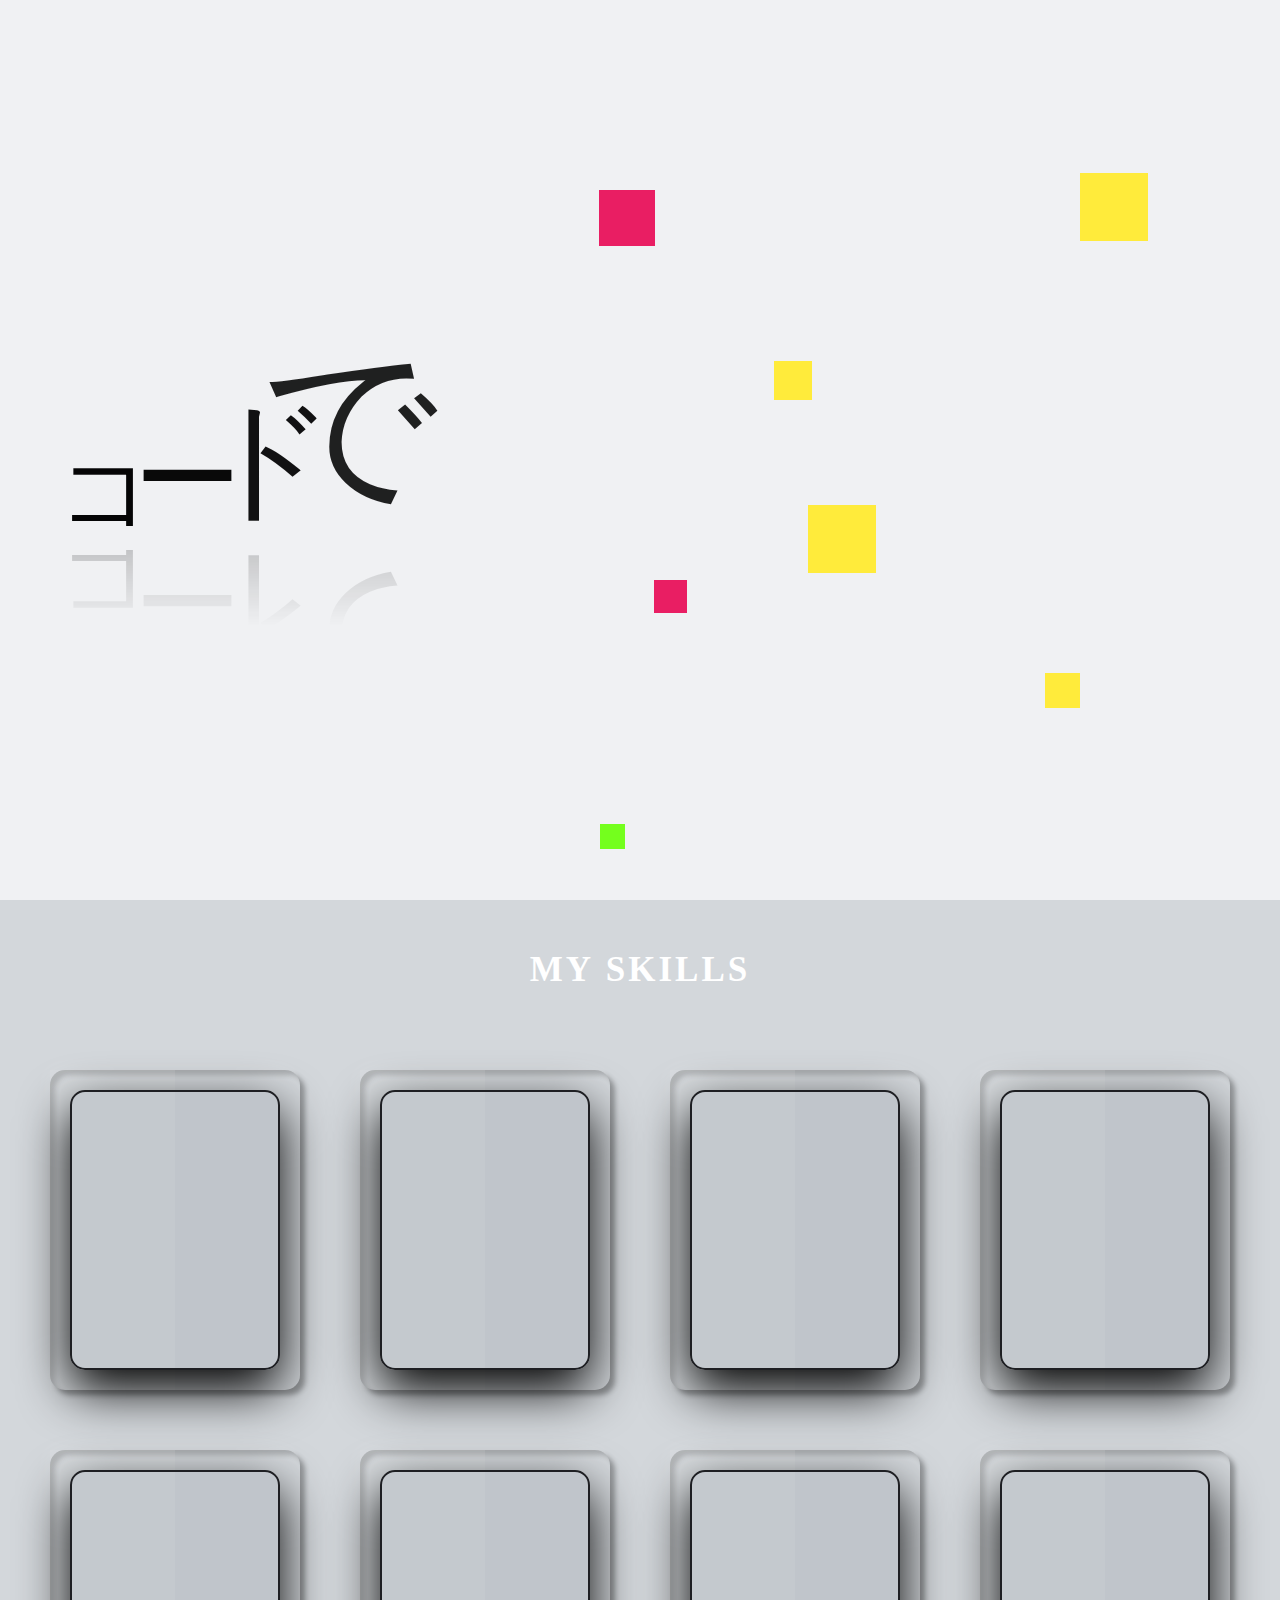
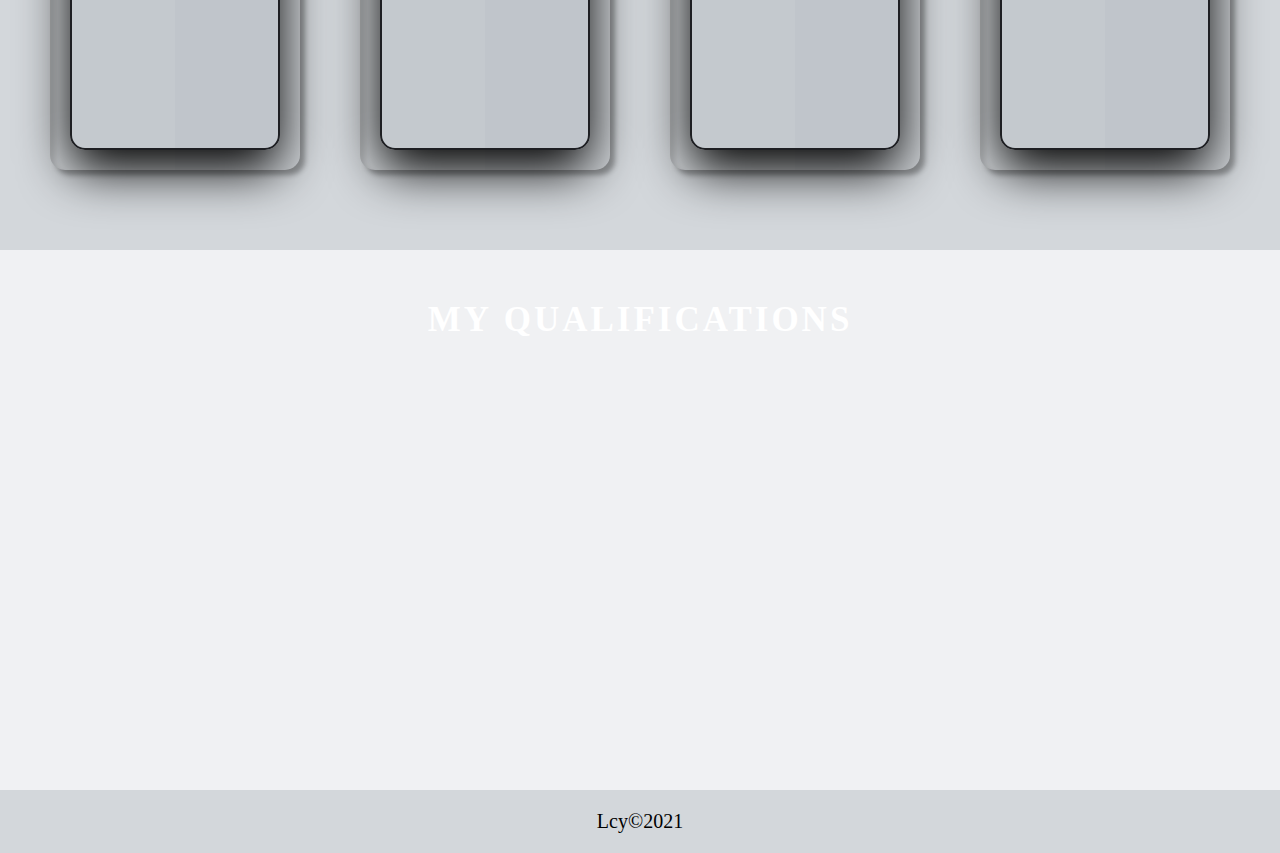
<file: index.html>
<!DOCTYPE html>
<html lang="en">
<head>
	<meta charset="UTF-8">
	<meta name="viewport" content="width=device-width, initial-scale=1.0">
	<title>Document</title>
	<!-- icon -->
	<link rel="stylesheet" href="css/iconfont.css">
	<!-- base.css -->
	<link rel="stylesheet" href="css/base.css">
	<!-- nav.css -->
	<link rel="stylesheet" href="css/nav.css">
	<!-- banner.css -->
	<link rel="stylesheet" href="css/banner.css">
	<!-- skill.css -->
	<link rel="stylesheet" href="css/skill.css">
	<!-- qualifications -->
	<link rel="stylesheet" href="css/qualifications.css">
	<!-- footer -->
	<link rel="stylesheet" href="css/footer.css">
</head>
<body>
	<!-- nav -->
	<nav>
		<div class="navigation">
			<a href="#" class="logo">L<span>.</span>CY</a>
			<ul class="menu">
				<li><a href="index.html">ホーム</a></li>
				<li><a href="html/portfolio.html">ポートフォリオ</a></li>
			</ul>
		</div>
	</nav>
	<!-- banner -->
	<section class="banner">
		<div class="banner__text">
			<div class="text1">コードで</div>
			<div class="text2">新たなものを創造する</div>
		</div>
		<div class="banner__anime">
			<div class="infininte">
				<div class="shadow"></div>
			</div>
			<div class="car">
				<img class="carImg" src="imges/Car.png">
			</div>
		</div>
		<div class="banner__background">
		</div>
	</section>
	<!-- skill -->
	<section class="skill">
		<div class="skill__title ">
			<div class="skill__title__text">
				my&nbsp;skills
			</div>
		</div>
		<div class="skill__sheet">
			<div class="skill__sheet__container">
				<div class="skill__sheet__card">
					<div class="skill__sheet__box">
						<div class="skill__sheet__content">
							<div class="skill__sheet__icon iconfont">&#xe632;</div>
							<div class="skill__sheet__text">HTML</div>
						</div>
					</div>
				</div>
				<div class="skill__sheet__card">
					<div class="skill__sheet__box">
						<div class="skill__sheet__content">
							<div class="skill__sheet__icon iconfont">&#xeb76;</div>
							<div class="skill__sheet__text">CSS</div>
						</div>
					</div>
				</div>
				<div class="skill__sheet__card">
					<div class="skill__sheet__box">
						<div class="skill__sheet__content">
							<div class="skill__sheet__icon iconfont">&#xe636;</div>
							<div class="skill__sheet__text">JavaScript</div>
						</div>
					</div>
				</div>
				<div class="skill__sheet__card">
					<div class="skill__sheet__box">
						<div class="skill__sheet__content">
							<div class="skill__sheet__icon iconfont">&#xebdd;</div>
							<div class="skill__sheet__text">jQuery</div>
						</div>
					</div>
				</div>
				<div class="skill__sheet__card">
					<div class="skill__sheet__box">
						<div class="skill__sheet__content">
							<div class="skill__sheet__icon iconfont">&#xe799;</div>
							<div class="skill__sheet__text">Vue</div>
						</div>
					</div>
				</div>
				<div class="skill__sheet__card">
					<div class="skill__sheet__box">
						<div class="skill__sheet__content">
							<div class="skill__sheet__icon iconfont">&#xec8c;</div>
							<div class="skill__sheet__text">Scss</div>
						</div>
					</div>
				</div>
				<div class="skill__sheet__card">
					<div class="skill__sheet__box">
						<div class="skill__sheet__content">
							<div class="skill__sheet__icon iconfont">&#xe600;</div>
							<div class="skill__sheet__text">Less</div>
						</div>
					</div>
				</div>
				<div class="skill__sheet__card">
					<div class="skill__sheet__box">
						<div class="skill__sheet__content">
							<div class="skill__sheet__icon iconfont">&#xe6e0;</div>
							<div class="skill__sheet__text">Java</div>
						</div>
					</div>
				</div>
			</div>
		</div>
	</section>
	<!-- qualifications -->
	<section class="qualifications">
		<div class="qualifications__title">
			<div class="qualifications__title__text">
				my&nbsp;qualifications
				<!-- <span>my&nbsp;qualifications</span> -->
			</div>
		</div>
		<div class="qualifications__img">
			<div class="qualifications__img__content ">
				<img src="imges/n1.png" >
				<div class="qualifications__img__text">
					<div class="qualifications__img__title">
						<span>資格の名称</span>
						<span>日本語一級</span>
					</div>
					<!-- <span class="qualifications__img__na">資格の名称:</span> -->
				</div>
			</div>
			<div class="qualifications__img__content ">
				<img src="imges/java.png" >
				<div class="qualifications__img__text">
					<div class="qualifications__img__title">
						<span>資格の名称</span>
						<span>Java Silver</span>
					</div>
					<!-- <span class="qualifications__img__na">資格の名称:</span> -->
				</div>
			</div>
		</div>
	</section>
	<footer>
		<div class="footer__container">Lcy©2021</div>
	</footer>
	<script type="text/javascript" src="js/anime.min.js"></script>
	<script type="text/javascript" src="js/nav.js"></script>
</body>
</html>
</file>
<file: css/iconfont.css>
@font-face {
  font-family: 'iconfont';  /* Project id 2556770 */
  src: url('http://at.alicdn.com/t/font_2556770_0ddgmbf3v6.woff2?t=1622614259279') format('woff2'),
       url('http://at.alicdn.com/t/font_2556770_0ddgmbf3v6.woff?t=1622614259279') format('woff'),
       url('httP://at.alicdn.com/t/font_2556770_0ddgmbf3v6.ttf?t=1622614259279') format('truetype');
}
.iconfont {
  font-family: "iconfont" !important;
  font-size: .16rem;
  font-style: normal;
  -webkit-font-smoothing: antialiased;
  -moz-osx-font-smoothing: grayscale;
}
</file>
<file: css/base.css>
html{
	font-size: 100px;
}
*{
	margin:0;
	padding:0;
	box-sizing: border-box;
}
body{
	min-width:12.8rem;
}
li{
	list-style: none;
}
a{	
	color:#000;
	text-decoration: none;
}
</file>
<file: css/nav.css>
nav{
	position: fixed;
	/*display: none;*/
	width:100%;
	top:0;
	left:0;
	z-index: 999;
	opacity: 0;
}
.fix-nav{
	display: block;
	background:#b1b7bf8f;
	box-shadow: 2px 2px 30px rgb(255 255 255 / 3%);
	animation: animeNav 1s 1;
	opacity: 1;
}

@keyframes animeNav{
	0%{
		opacity:0;
	}
	50%{
		opacity:.5;
	}
	100%{
		opacity:1;
	}
}

.navigation{
	display: flex;
	position: relative;
	justify-content:space-between; 
	padding:0 1rem;
}
.logo{
	display: block;
	width:1.5rem;
	height:.6rem;
	font-size:.5rem;
	color:#000;
}
.logo span{
	color:#eeeeb3;
}
ul{
	position: absolute;
	right:3rem;
	display: flex;
}
ul > li{
	width:1.5rem;
	text-align: center;
	line-height:.6rem;
	font-size: .18rem;
	margin-right:.1rem;
	color:#000;
	cursor: pointer;
	font-weight: bold;
}
</file>
<file: css/banner.css>
.banner{
	position: relative;
 	display: flex;
 	justify-content: center;
 	align-items: center;
 	min-height:100vh;
 	background:#f0f1f3;
 	overflow: hidden;
}

/*text*/
 .banner__text{
 	/*display: none;*/
 }
 .banner__text div{
 	display: inline-block;
 }
.banner .text1,
.banner .text2{
 	position: relative;
 	font-size:.8rem;
 	text-align:center;
 	color:#000;
 	-webkit-box-reflect: below -0.5em linear-gradient(transparent, #0004);
 }
 .banner .text1{
 	width:4rem;
 }
 .banner .text2{
 	width:8rem;
 }

 .banner .text1 span,
 .banner .text2 span{
 	position: relative;
 	display: inline-block;
 }

.technology{
	width:100%;
	height:5rem;
}

/*anime*/
.banner__anime{
	z-index: 99;
	position: absolute;
	display: flex;
	justify-content: center;
	align-items: center;
	animation: animeRoad 3s ease-out 1;
	transform: rotate(0deg);
	display: none;
	/*opacity: 0;*/
}
@keyframes animeRoad{
	0%{
		transform: rotate(180deg);
	}
	50%{
		transform: rotate(-30deg);
	}
	60%{
		transform: rotate(50deg);
	}
	70%{
		transform: rotate(-15deg);
	}
	80%{
		transform: rotate(15deg);
	}
	100%{
		transform: rotate(0deg);
	}
}

.infininte{
	position:relative;
	width:12rem;
	height:1.6rem;
	background:#b7b2b2f2;
	transform-origin:bottom;
	transform-style:preserve-3d;
	transform:perspective(500px) rotateX(50deg);
}
.infininte::before{
	content:'';
	position: absolute;
	top:50%;
	left:0;
	transform: translateY(-50%);
	width:100%;
	height:10px;
	background:#fff;
	background:linear-gradient(90deg,#fff 0,#fff 70%,#525252 70%,#525252 100%);
	background-size:120px;
	animation: animateRoad .3s linear infinite;
}
@keyframes animateRoad{
	0%{
		background-position:0;
	}
	100%{
		background-position: -120px;
	}
}
.infininte::after
{
	content:'';
	position:absolute;
	width:100%;
	height:30px;
	background:#333;
	bottom: -30px;
	transform-origin:top;
	transform:perspective(500px) rotateX(-25deg);
}
.shadow
{
	position:absolute;
	bottom:-93px;
	left:50%;
	width:95%;
	transform:translateX(-50%);
	height:60px;
	background:#f00;
	background: linear-gradient(rgba(0,0,0,0.25),transparent);
}
.car{
	position:absolute;
	width:100%;
	height:6rem;
	overflow: hidden;
}
.car img{
	position: absolute;
	top:50%;
	left:1rem;
	transform: translate(0,-50%);
	animation: animateCar 3s linear 1;
}
@keyframes animateCar
{
	0%{
		transform:translate(0,-50%);
	}
	20%{
		transform:translate(5rem,-50%);
	}
	40%{
		transform:translate(4rem,-50%);
	}
	50%{
		transform:translate(1rem,-50%);
	}
	55%{
		transform:translate(2rem,-100%);
	}
	60%{
		transform:translate(3rem,-150%);
	}
	65%{
		transform:translate(4rem,-200%);
	}
	70%{
		transform:translate(5rem,-150%);
	}
	75%{
		transform:translate(6rem,-100%);
	}
	80%{
		transform:translate(7rem,-50%);
	}
	100%{
		transform:translate(0,-50%);
	}
}
.banner__background{
	position: absolute;
	width:20rem;
	height:8rem;
}
.banner__background span{
	position: absolute;
	pointer-events: none;
	background:#fff;
	animation: animate 5s linear infinite
}
@keyframes animate{
	0%{
		transform: scale(0) translateY(0) rotate(0deg);
	}
	10%{
		opacity: 1;
	}
	90%{
		opacity: 1;
	}
	100%{
		transform: scale(1) translateY(-200%) rotate(360deg);
		opacity: 0;
	}
}
</file>
<file: css/skill.css>
.skill{
	width:100%;
	padding: .5rem 1rem;
	background:#b1b7bf8f;
	display: flex;
	justify-content: center;
	flex-direction: column;
	align-items: center;
}

.skill__title{
	margin-bottom:.5rem;
}
.skill__title__text{
	position: relative;
	font-size: .35rem;
	font-weight: bold;
	display: block;
	color:#fff;
	text-transform: uppercase;
	letter-spacing: .03rem;
}
.skill__title__text span{
	position: absolute;
	top:0;
	left:0;
	color:#000;
	overflow: hidden;
	animation: animateText 2s linear 1;
}
@keyframes animateText{
	 0%{
        	width:0;
        }
    100%{
            width:100%;
        }
}
.skill__sheet{
	width:15rem;
}
.skill__sheet__container{
	display: flex;
	justify-content: center;
	align-items: center;
	position: relative;
	flex-wrap: wrap;
}
.skill__sheet__icon{
	position: relative;
	font-size:1rem;
	width:2.06rem;
	
}
.skill__sheet__icon span{
	position: absolute;
	top:0;
	left:0;
	width:2.06rem;

}
.skill__sheet__icon span{
	overflow: hidden;
	animation: animateIcon 5.5s linear 1;
}
@keyframes animateIcon{
	 0%{
        	height: 0;
        }
    100%{
            height: 100%;
        }
}
.skill__sheet__text{
	min-width:2rem;
	text-align: center;
	position: absolute;
	bottom:0;
	font-size:.5rem;
}
.skill__sheet__card{
	position: relative;
	min-width:2.5rem;
	height:3.2rem;
	box-shadow: inset .05rem .05rem .05rem rgba(0,0,0,0.2),
				inset .05rem .05rem .15rem rgba(2555,255,255,0.1),
				.05rem .05rem .05rem rgba(0,0,0,0.3),
				-.05rem -.05rem .15rem rgba(255,255,255,0.1);
	border-radius:.15rem;
	margin:.3rem;
	float:left;
}
.skill__sheet__card:before{
	content:'';
	position: absolute;
	top:0;
	left:0;
	width:50%;
	height:100%;
	background:rgba(255,255,255,0.1);
}
.skill__sheet__box{
	position: absolute;
	top:.2rem;
	left:.2rem;
	right:.2rem;
	bottom:.2rem;
	background:#b1b7bf8f;
	border:2px solid #1e1f23;
	border-radius:.15rem;
	box-shadow:0 .2rem .5rem ;
	transition: .5s;
	overflow: hidden;
}
.skill__sheet__box:hover{
	transform: translateY(-10%);
	background:#f0f1f3;
}

.skill__sheet__box:before{
	content:'';
	position: absolute;
	top:0;
	left:0;
	width:50%;
	height:100%;
	background:rgba(255,255,255,0.05);
	pointer-events:none;
}
.skill__sheet__content{
	/*padding:.2rem;*/
	text-align: center;
}
.skill__sheet__text{
	transition:0.5s;
	/*text-transform:uppercase;*/
	font-size:.3rem;
	transform:translateY(.5rem);
}
.skill__sheet__box:hover .skill__sheet__text{
	transform: translateY(-.3rem);
	/*transition-delay:.6s;*/
}

.skill__sheet__icon{
	padding:0;
	line-height: 2.6rem;
}
</file>
<file: css/qualifications.css>
.qualifications{
	width:100%;
	padding:.5rem 1rem;
	background:#f0f1f3;
	display: flex;
	justify-content: center;
	align-items: center;
	flex-direction: column;
}
.qualifications__title{
	margin-bottom:.5rem;
}
.qualifications__title__text{
	position: relative;
	font-size: .35rem;
	font-weight: bold;
	display: block;
	color:#fff;
	text-transform: uppercase;
	letter-spacing: .03rem;
}
.qualifications__title__text span{
	position: absolute;
	top:0;
	left:0;
	color:#000;
	overflow: hidden;
	animation: animateText 1.5s linear 1;
	/*line-height: .01rem;*/
}
@keyframes animateText{
	 0%{
        	width:0;
        }
    100%{
            width:100%;
        }
}
.qualifications__img{
	
	width:15rem;
	padding:.5rem 0;
	display: flex;
	justify-content: space-around;
	overflow: hidden;
}
.qualifications__img__content{
	opacity: 0;
	position: relative;
	display: flex;
	position: relative;
	background:#dde1e7;
	width:5rem;
	height:2.5rem;
	overflow: hidden;
	border-radius: .1rem;
	box-shadow: -.3rem -.3rem .7rem #ffffff73,
				 .2rem  .2rem .5rem rgb(94 104 121 / 50%)
}
.qualifications__img__content.acvtive:nth-child(1){
	left:0;
	opacity: 1;
	animation: qualificationsImgOne  1.5s linear 1;
}
.qualifications__img__content.acvtive:nth-child(2){
	right:0;
	opacity: 1;
	animation: qualificationsImgTwo  1.2s linear 1;
}
@keyframes qualificationsImgOne{
	 0%{
        	left:-7rem;
        	opacity: 0;
        }
     50%{
     		opacity: 0.5;
     	}   
    100%{
            left:0;
            opacity: 1;
        }
}
@keyframes qualificationsImgTwo{
	 0%{
        	right:-7rem;
        	opacity: 0;
        }
     50%{
     		opacity: 0.5;
     	}   
    100%{
            right:0;
            opacity: 1;
        }
}

.qualifications__img__content img{
	width:50%;
	height:100%;
	text-align: center;
}
.qualifications__img__text{
	width: 50%;
	
}
.qualifications__img__title{
	width:100%;
	height: 2rem;
    border-left: 2px solid;
    margin-top: 50%;
    transform: translateY(-50%);
}
.qualifications__img__title span{
	display: block;
	width:100%;
	padding: 0 .1rem;
}
.qualifications__img__title span:nth-child(1){
	height:1rem;
	line-height:1.5rem;
	font-size:.2rem;
}
.qualifications__img__title span:nth-child(2){
	font-size:.16rem;
	height:.8rem;
	font-size:.3rem;
}
</file>
<file: css/footer.css>
footer{
	width:100%;
	padding:.2rem 1rem;
	background: #b1b7bf8f;
}
.footer__container{
	font-size:.2rem;
	text-align: center;
}
</file>
